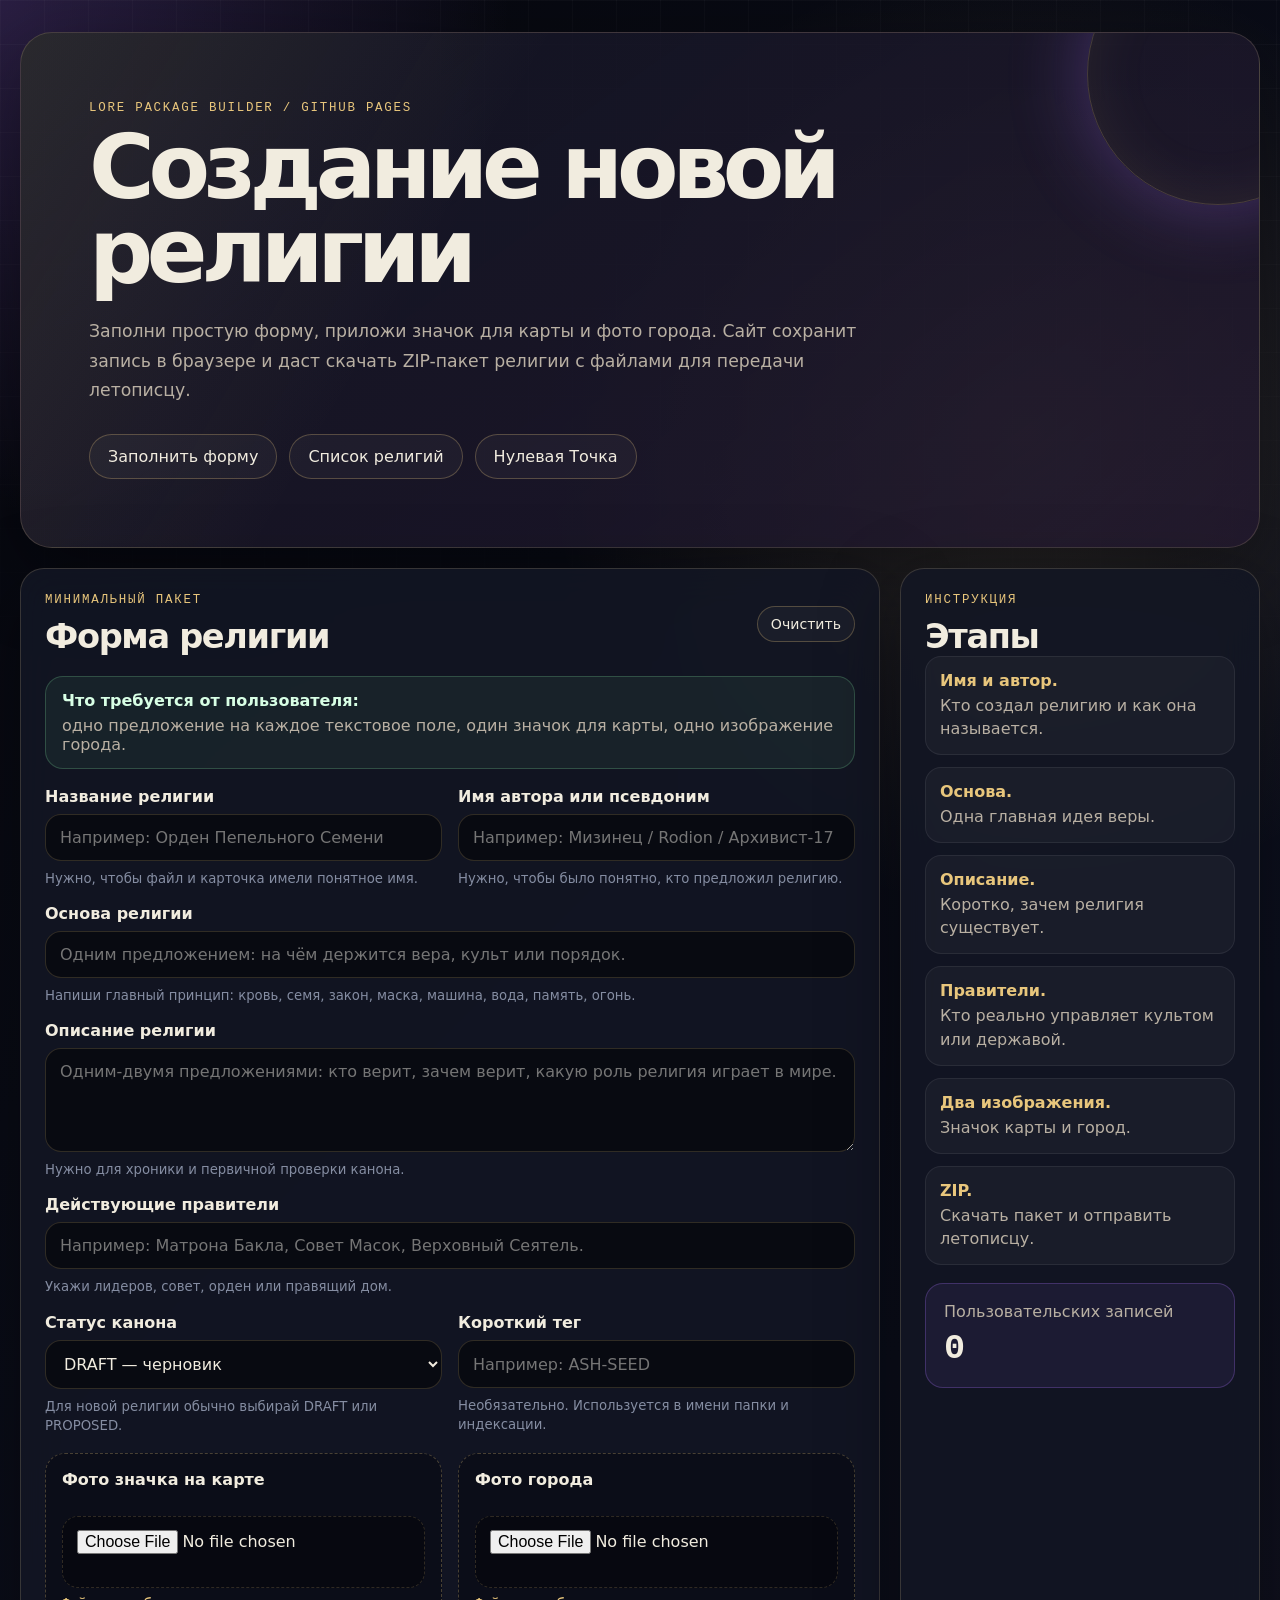
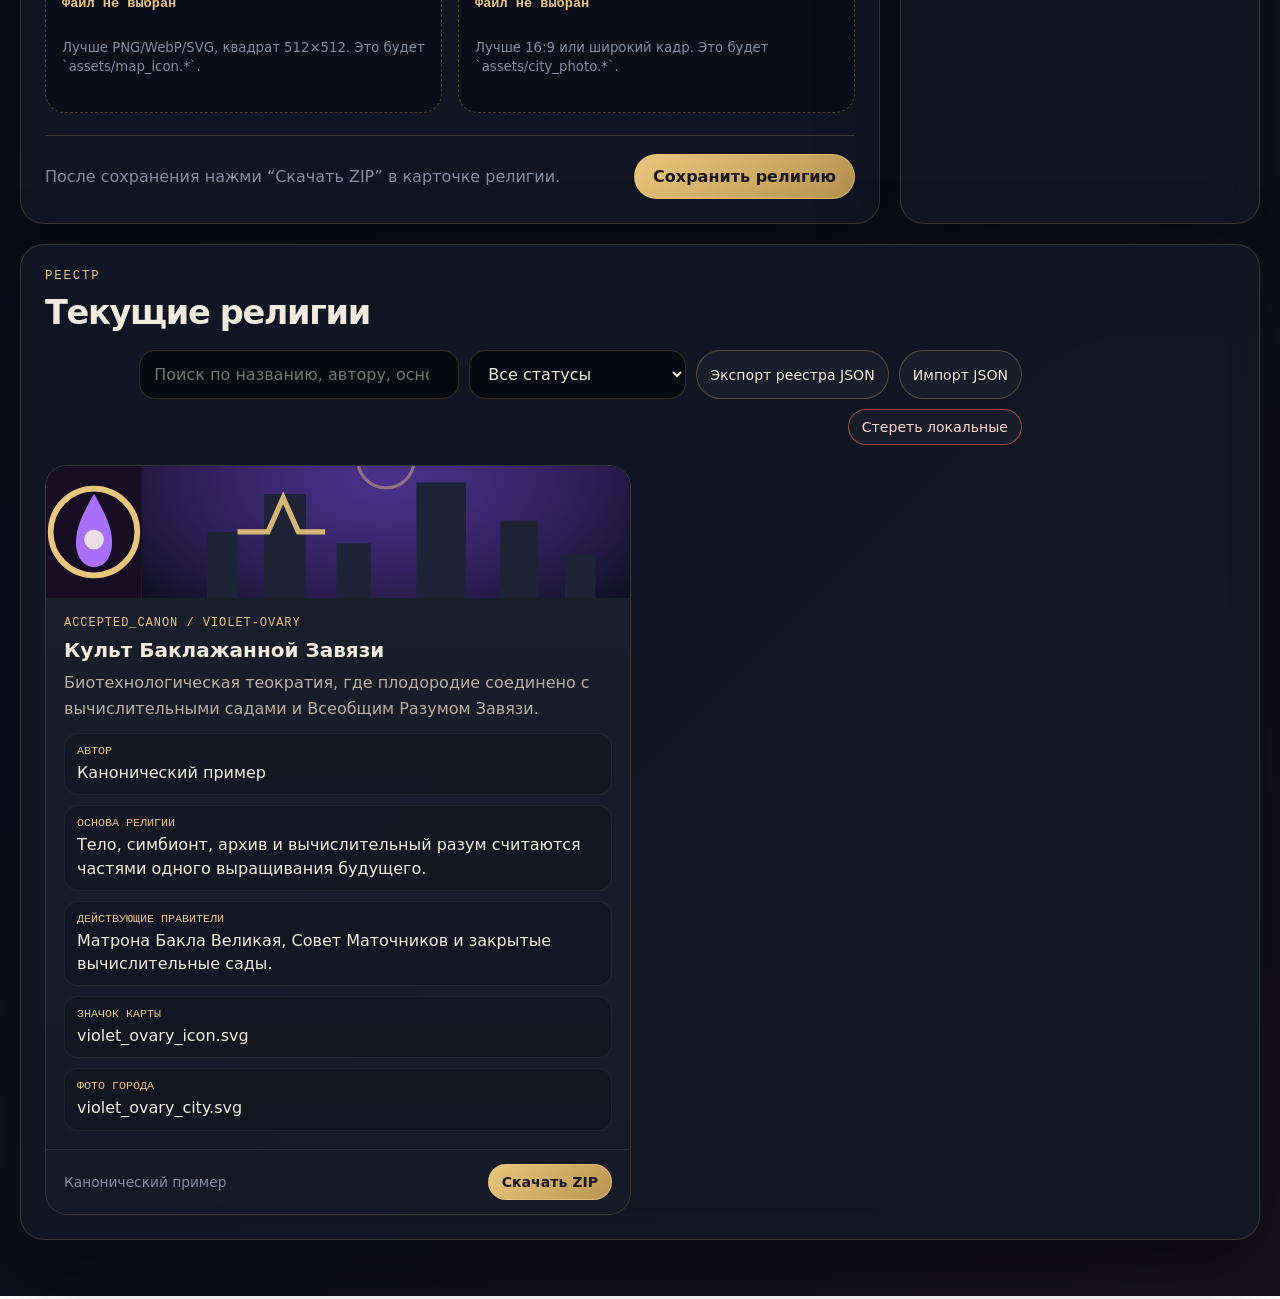
<file: index.html>
<!doctype html>
<html lang="ru">
<head>
  <meta charset="utf-8" />
  <meta name="viewport" content="width=device-width, initial-scale=1" />
  <meta name="description" content="Форма создания минимального ZIP-пакета новой религии для лора Терры Срезанной." />
  <title>Терра Срезанная — Пакет новой религии</title>
  <link rel="stylesheet" href="styles.css" />
</head>
<body>
  <div class="page-shell">
    <header class="hero">
      <div class="hero__badge">LORE PACKAGE BUILDER / GITHUB PAGES</div>
      <h1>Создание новой религии</h1>
      <p>
        Заполни простую форму, приложи значок для карты и фото города. Сайт сохранит запись в браузере и даст скачать ZIP-пакет религии с файлами для передачи летописцу.
      </p>
      <div class="hero__actions">
        <a class="button button--ghost" href="#religion-form">Заполнить форму</a>
        <a class="button button--ghost" href="#registry">Список религий</a>
        <a class="button button--ghost" href="Home_page.html">Нулевая Точка</a>
      </div>
    </header>

    <main class="layout">
      <section class="panel panel--form" aria-labelledby="form-title">
        <div class="panel__header">
          <div>
            <p class="eyebrow">Минимальный пакет</p>
            <h2 id="form-title">Форма религии</h2>
          </div>
          <button id="reset-form" class="button button--small" type="button">Очистить</button>
        </div>

        <form id="religion-form" autocomplete="off">
          <div class="step-box">
            <strong>Что требуется от пользователя:</strong>
            <span>одно предложение на каждое текстовое поле, один значок для карты, одно изображение города.</span>
          </div>

          <div class="grid">
            <label>
              <span>Название религии</span>
              <input name="name" maxlength="80" required placeholder="Например: Орден Пепельного Семени" />
              <em>Нужно, чтобы файл и карточка имели понятное имя.</em>
            </label>

            <label>
              <span>Имя автора или псевдоним</span>
              <input name="author" maxlength="80" required placeholder="Например: Мизинец / Rodion / Архивист-17" />
              <em>Нужно, чтобы было понятно, кто предложил религию.</em>
            </label>

            <label class="full">
              <span>Основа религии</span>
              <input name="basis" maxlength="220" required placeholder="Одним предложением: на чём держится вера, культ или порядок." />
              <em>Напиши главный принцип: кровь, семя, закон, маска, машина, вода, память, огонь.</em>
            </label>

            <label class="full">
              <span>Описание религии</span>
              <textarea name="description" maxlength="640" rows="4" required placeholder="Одним-двумя предложениями: кто верит, зачем верит, какую роль религия играет в мире."></textarea>
              <em>Нужно для хроники и первичной проверки канона.</em>
            </label>

            <label class="full">
              <span>Действующие правители</span>
              <input name="rulers" maxlength="220" required placeholder="Например: Матрона Бакла, Совет Масок, Верховный Сеятель." />
              <em>Укажи лидеров, совет, орден или правящий дом.</em>
            </label>

            <label>
              <span>Статус канона</span>
              <select name="status" required>
                <option value="DRAFT">DRAFT — черновик</option>
                <option value="PROPOSED">PROPOSED — предложено</option>
                <option value="PENDING_RESPONSE">PENDING_RESPONSE — ждёт ответа</option>
                <option value="ACCEPTED_LOCAL">ACCEPTED_LOCAL — принято локально</option>
                <option value="ACCEPTED_CANON">ACCEPTED_CANON — основной канон</option>
              </select>
              <em>Для новой религии обычно выбирай DRAFT или PROPOSED.</em>
            </label>

            <label>
              <span>Короткий тег</span>
              <input name="tag" maxlength="32" placeholder="Например: ASH-SEED" />
              <em>Необязательно. Используется в имени папки и индексации.</em>
            </label>
          </div>

          <div class="uploads">
            <label class="upload-card">
              <span>Фото значка на карте</span>
              <input id="map-icon" name="mapIcon" type="file" accept="image/png,image/jpeg,image/webp,image/svg+xml" required />
              <strong id="map-icon-name">Файл не выбран</strong>
              <em>Лучше PNG/WebP/SVG, квадрат 512×512. Это будет `assets/map_icon.*`.</em>
              <img id="map-icon-preview" alt="Превью значка" hidden />
            </label>

            <label class="upload-card">
              <span>Фото города</span>
              <input id="city-photo" name="cityPhoto" type="file" accept="image/png,image/jpeg,image/webp,image/svg+xml" required />
              <strong id="city-photo-name">Файл не выбран</strong>
              <em>Лучше 16:9 или широкий кадр. Это будет `assets/city_photo.*`.</em>
              <img id="city-photo-preview" alt="Превью города" hidden />
            </label>
          </div>

          <div class="form-footer">
            <p id="form-status" role="status" aria-live="polite">После сохранения нажми “Скачать ZIP” в карточке религии.</p>
            <button class="button button--primary" type="submit">Сохранить религию</button>
          </div>
        </form>
      </section>

      <aside class="panel panel--rules" aria-labelledby="steps-title">
        <p class="eyebrow">Инструкция</p>
        <h2 id="steps-title">Этапы</h2>
        <ol class="steps">
          <li><strong>Имя и автор.</strong><span>Кто создал религию и как она называется.</span></li>
          <li><strong>Основа.</strong><span>Одна главная идея веры.</span></li>
          <li><strong>Описание.</strong><span>Коротко, зачем религия существует.</span></li>
          <li><strong>Правители.</strong><span>Кто реально управляет культом или державой.</span></li>
          <li><strong>Два изображения.</strong><span>Значок карты и город.</span></li>
          <li><strong>ZIP.</strong><span>Скачать пакет и отправить летописцу.</span></li>
        </ol>
        <div class="stat-card">
          <span>Пользовательских записей</span>
          <strong id="local-count">0</strong>
        </div>
      </aside>
    </main>

    <section id="registry" class="panel registry" aria-labelledby="registry-title">
      <div class="panel__header panel__header--wrap">
        <div>
          <p class="eyebrow">Реестр</p>
          <h2 id="registry-title">Текущие религии</h2>
        </div>
        <div class="toolbar">
          <input id="search" type="search" placeholder="Поиск по названию, автору, основе" />
          <select id="status-filter" aria-label="Фильтр по статусу">
            <option value="ALL">Все статусы</option>
            <option value="DRAFT">DRAFT</option>
            <option value="PROPOSED">PROPOSED</option>
            <option value="PENDING_RESPONSE">PENDING_RESPONSE</option>
            <option value="ACCEPTED_LOCAL">ACCEPTED_LOCAL</option>
            <option value="ACCEPTED_CANON">ACCEPTED_CANON</option>
          </select>
          <button id="export-json" class="button button--small" type="button">Экспорт реестра JSON</button>
          <label class="button button--small file-button">
            Импорт JSON
            <input id="import-json" type="file" accept="application/json" />
          </label>
          <button id="clear-all" class="button button--danger button--small" type="button">Стереть локальные</button>
        </div>
      </div>
      <div id="cards" class="cards" aria-live="polite"></div>
    </section>
  </div>

  <template id="card-template">
    <article class="religion-card">
      <div class="religion-card__media">
        <img class="card-icon" alt="Значок на карте" />
        <img class="card-city" alt="Фото города" />
      </div>
      <div class="religion-card__top">
        <div>
          <p class="religion-card__status"></p>
          <h3></h3>
        </div>
        <button class="icon-button" type="button" aria-label="Удалить запись">×</button>
      </div>
      <p class="religion-card__summary"></p>
      <dl></dl>
      <footer>
        <span class="created-at"></span>
        <button class="button button--primary button--small download-package" type="button">Скачать ZIP</button>
      </footer>
    </article>
  </template>

  <script src="app.js"></script>
</body>
</html>
</file>
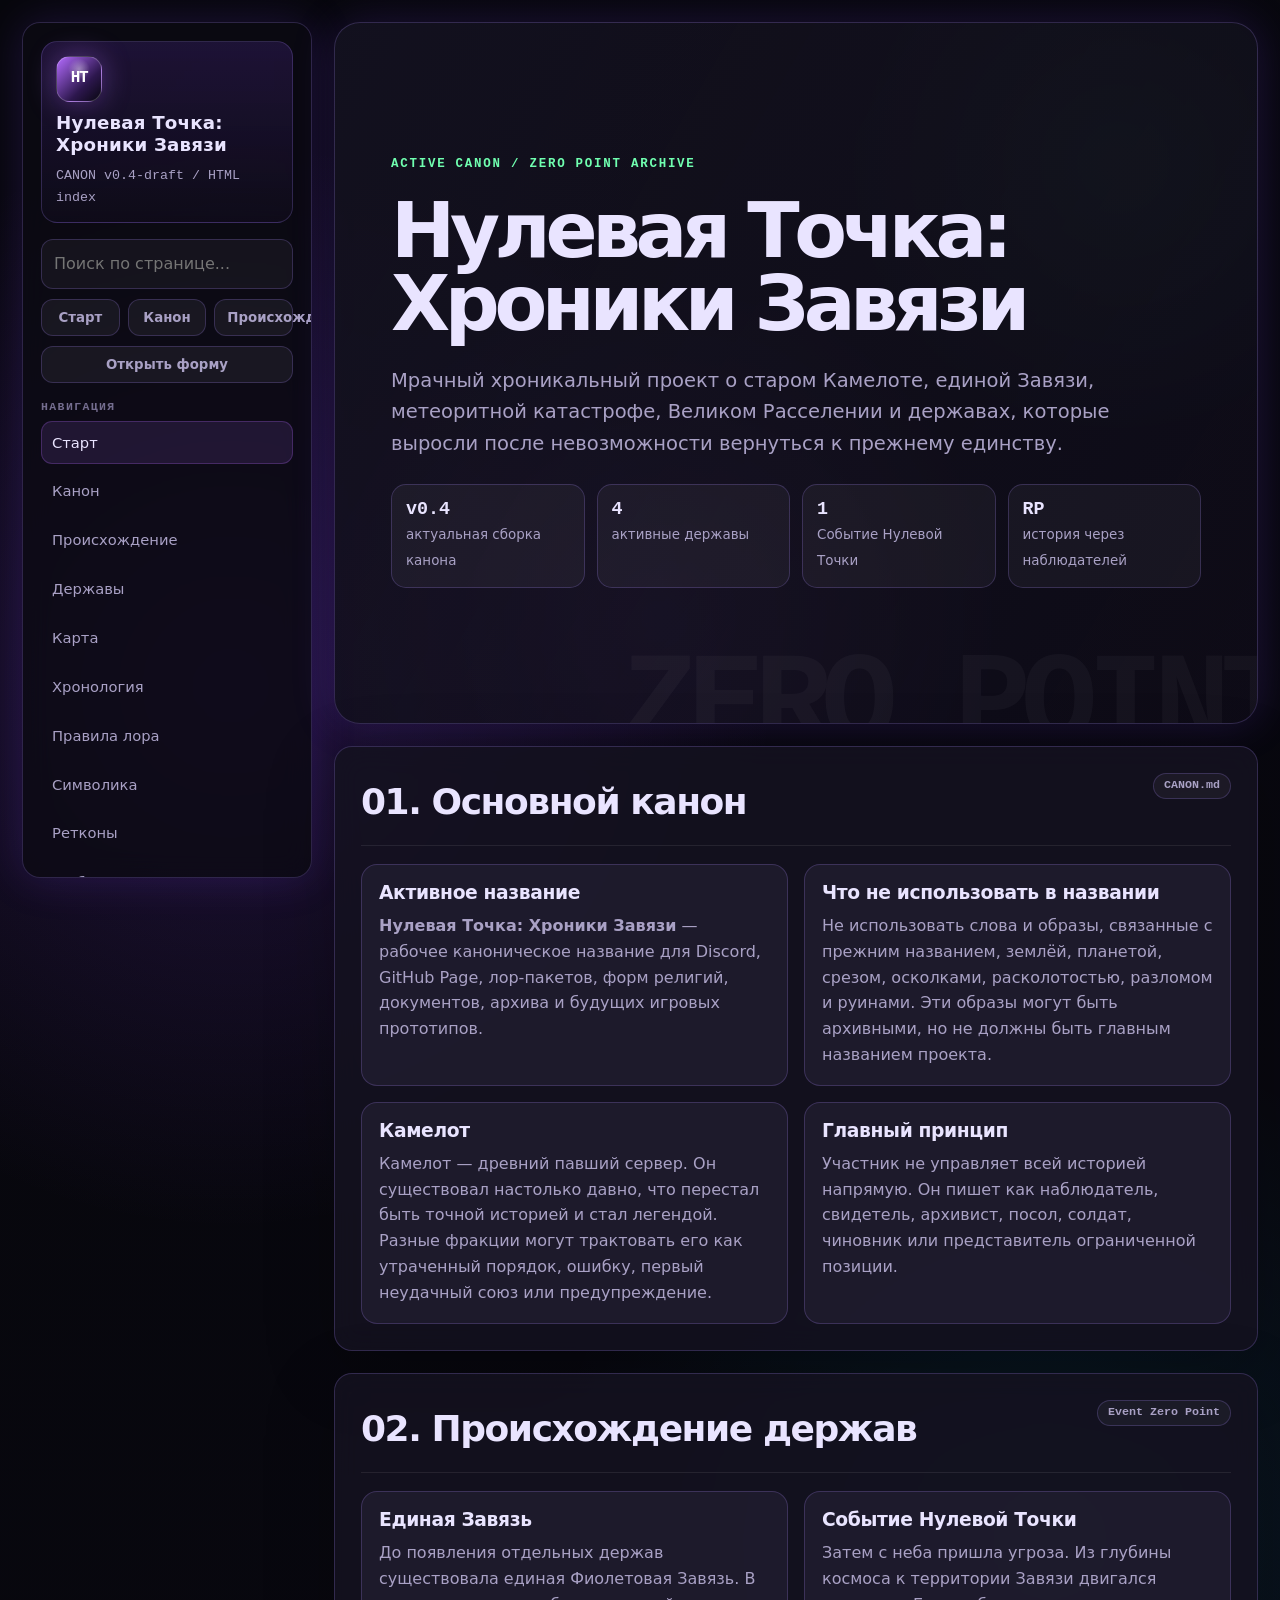
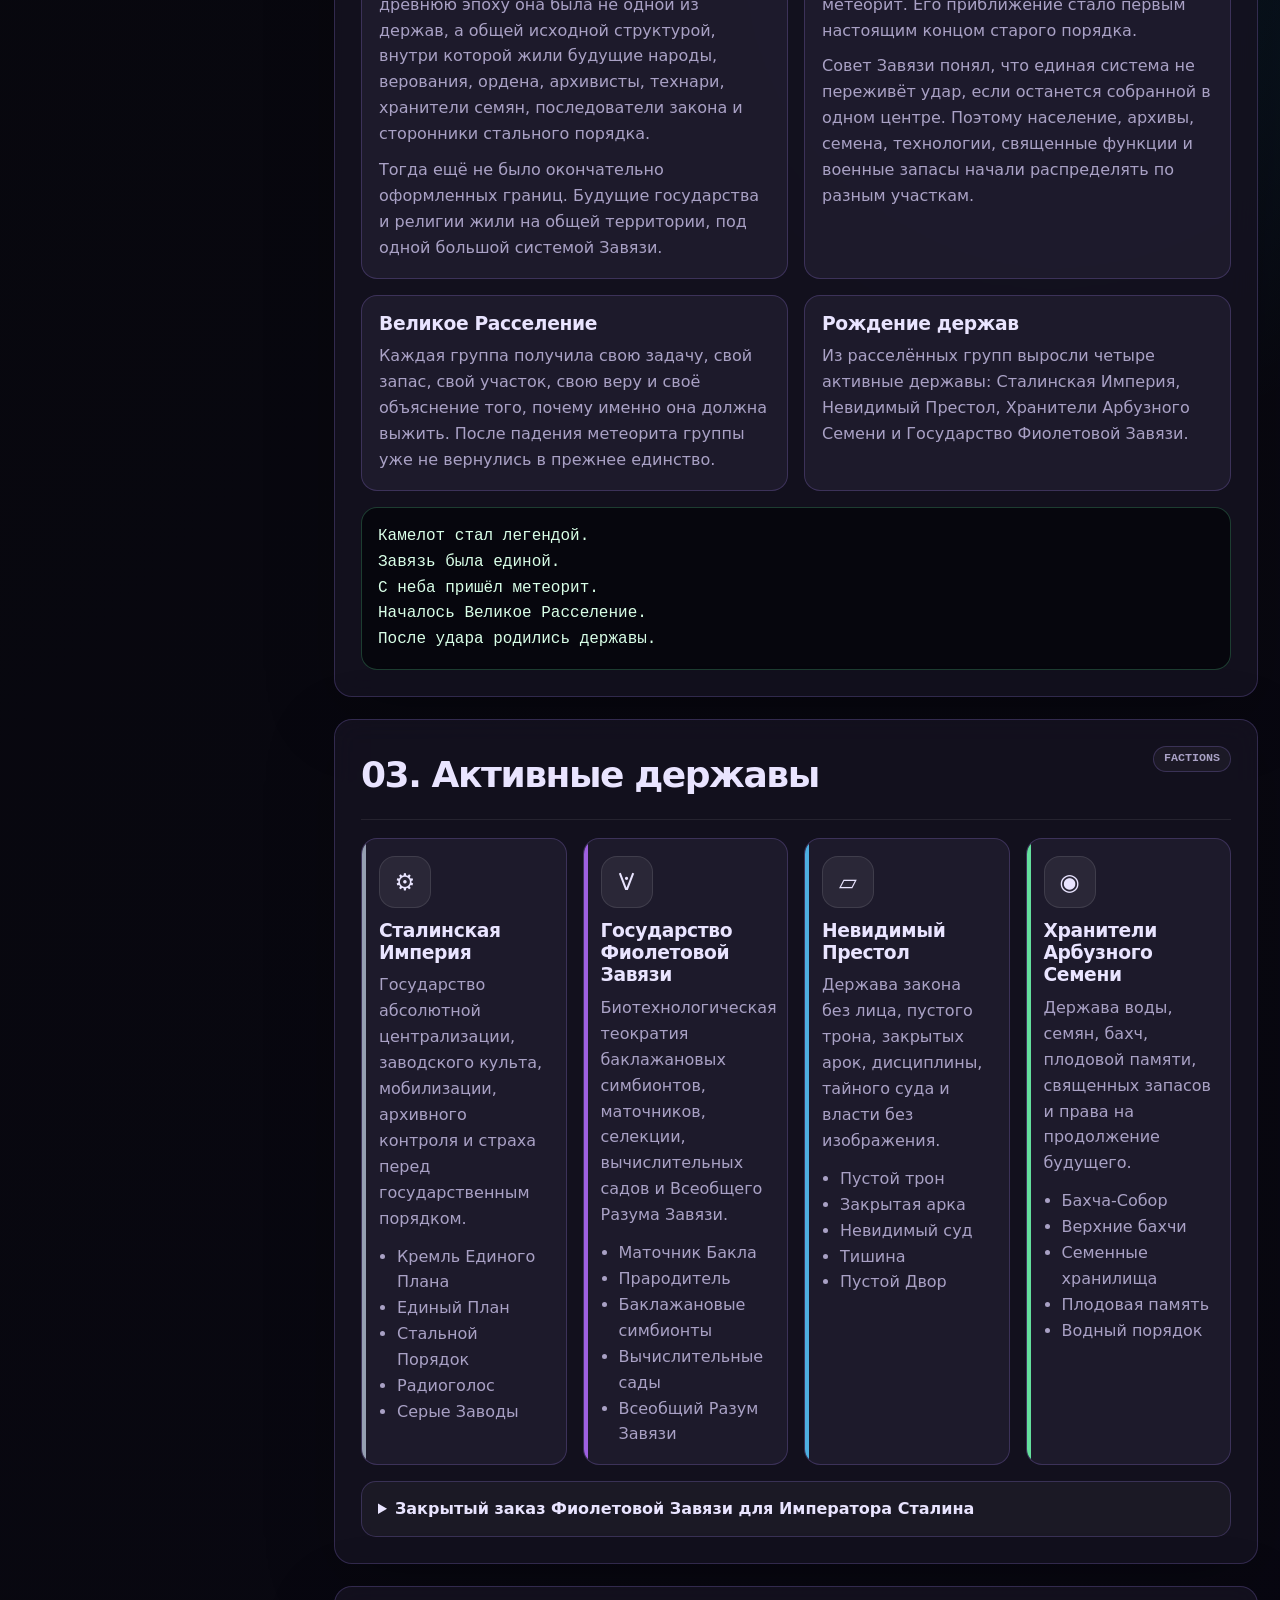
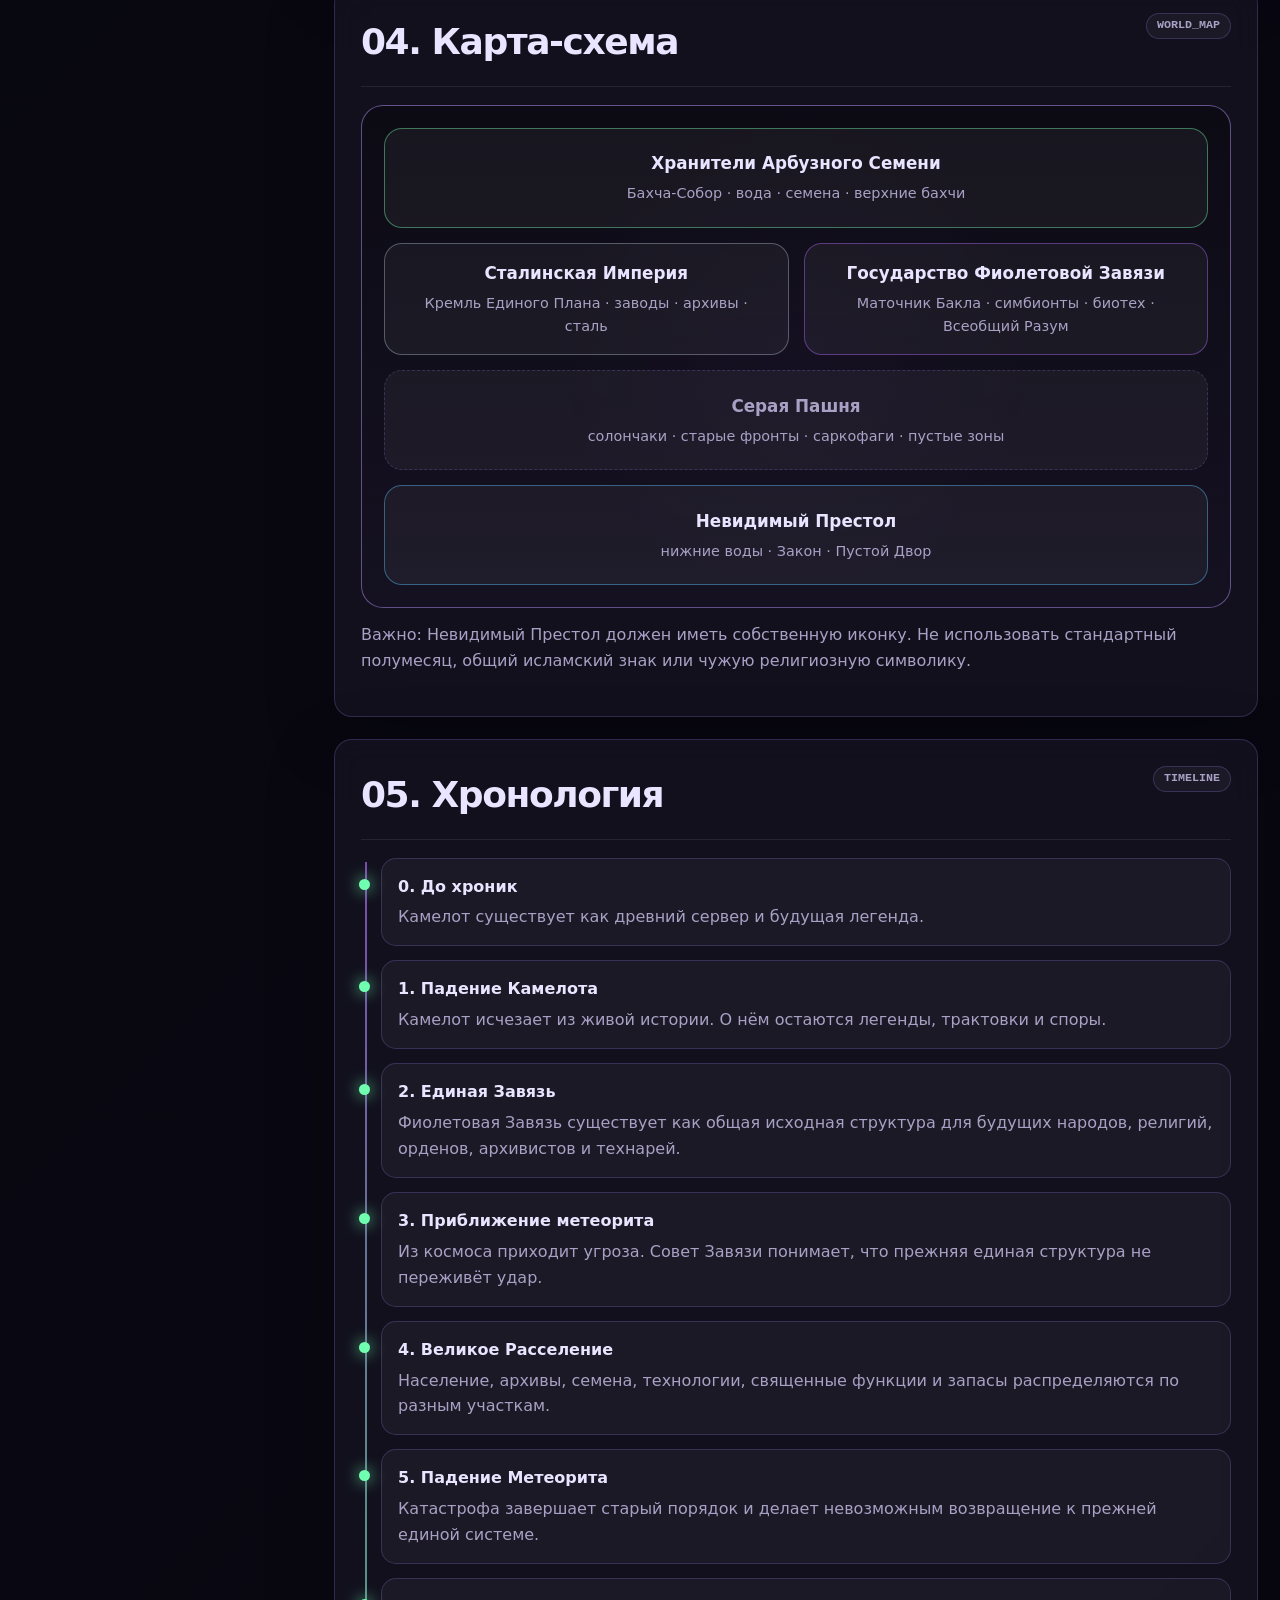
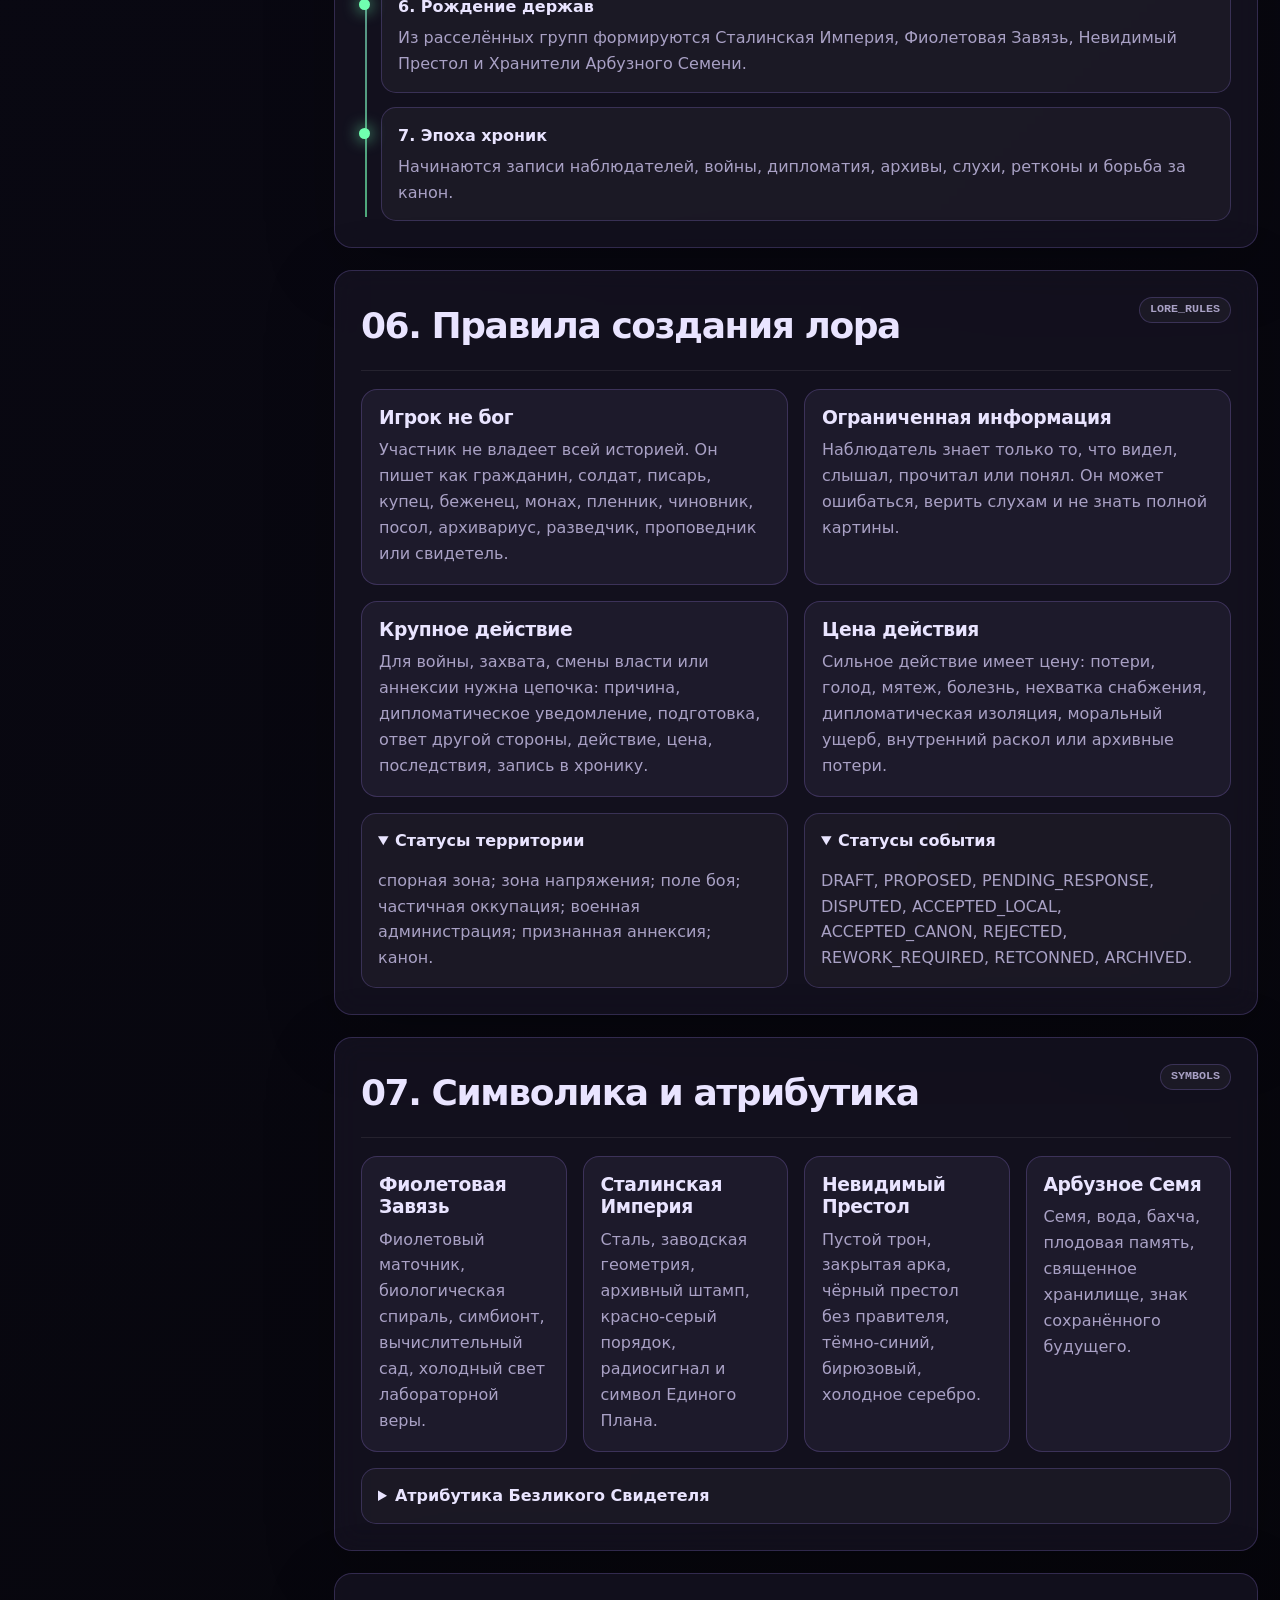
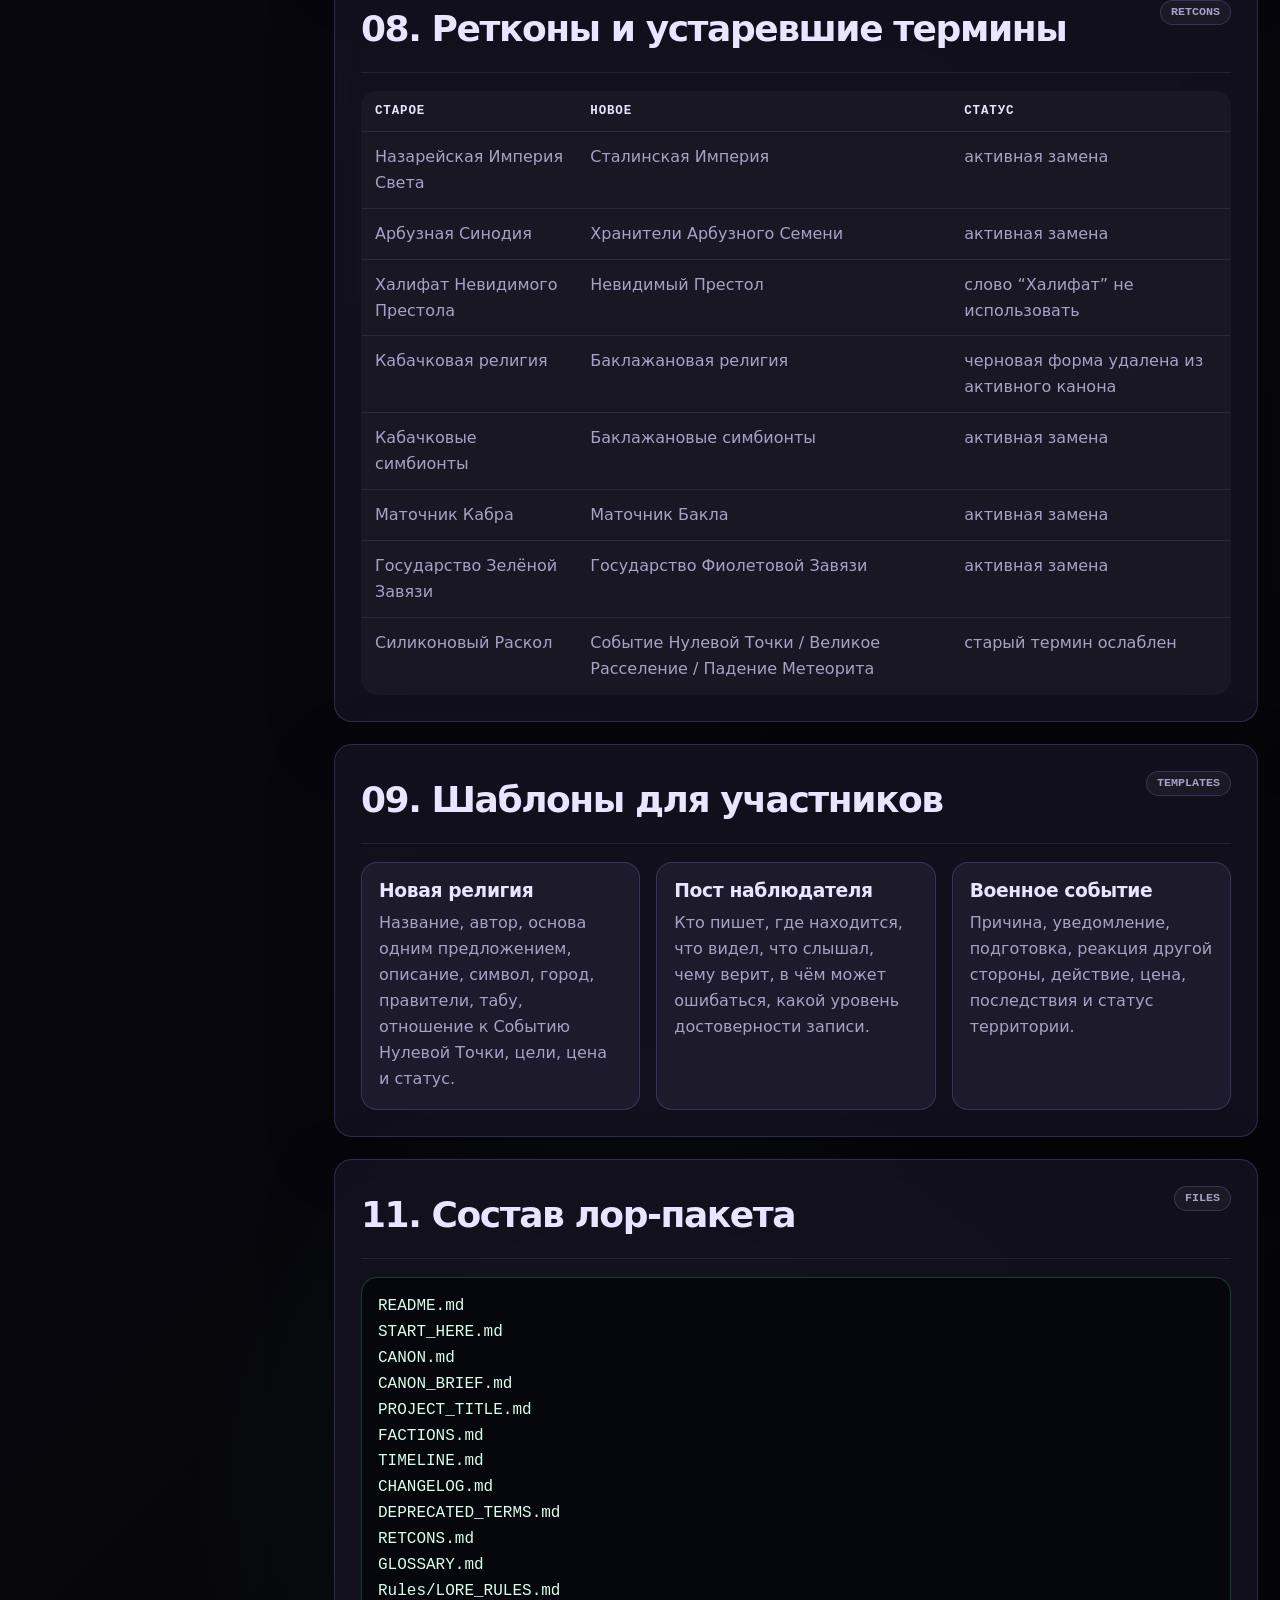
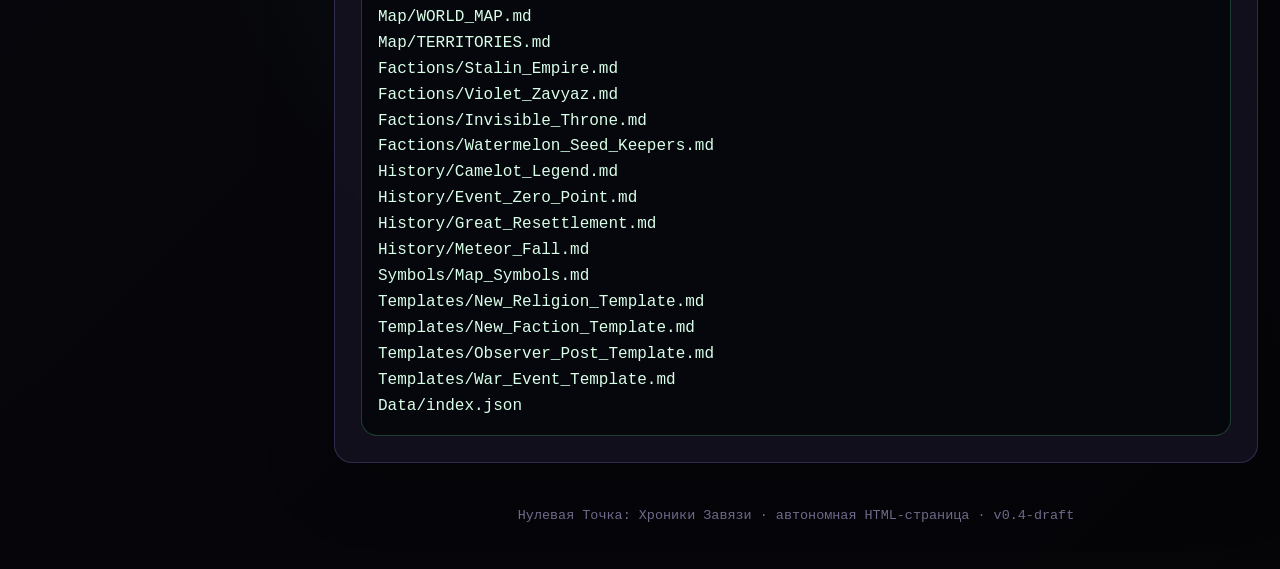
<file: Home_page.html>
<!doctype html>
<html lang="ru">
<head>
  <meta charset="utf-8" />
  <meta name="viewport" content="width=device-width, initial-scale=1" />
  <title>Нулевая Точка: Хроники Завязи</title>
  <meta name="description" content="Каноническая HTML-страница лор-проекта Нулевая Точка: Хроники Завязи." />
  <style>
    :root {
      --bg: #07070c;
      --bg2: #0e0d16;
      --panel: rgba(20, 18, 32, 0.86);
      --panel2: rgba(35, 31, 51, 0.72);
      --border: rgba(169, 135, 255, 0.22);
      --border-strong: rgba(187, 153, 255, 0.48);
      --text: #e9e4ff;
      --muted: #a9a1c5;
      --dim: #746d8f;
      --violet: #b46cff;
      --violet2: #7f42ff;
      --green: #70ffb0;
      --red: #ff6767;
      --gold: #ffd166;
      --blue: #56c7ff;
      --cyan: #8df3ff;
      --steel: #a9b5c9;
      --shadow: 0 0 44px rgba(130, 66, 255, .18);
      --radius: 18px;
      --mono: ui-monospace, SFMono-Regular, Menlo, Consolas, "Liberation Mono", monospace;
      --sans: Inter, ui-sans-serif, system-ui, -apple-system, BlinkMacSystemFont, "Segoe UI", sans-serif;
    }

    * { box-sizing: border-box; }
    html { scroll-behavior: smooth; }
    body {
      margin: 0;
      background:
        radial-gradient(circle at 18% 8%, rgba(141, 65, 255, .18), transparent 34rem),
        radial-gradient(circle at 82% 18%, rgba(0, 207, 255, .09), transparent 32rem),
        radial-gradient(circle at 50% 92%, rgba(126, 255, 190, .08), transparent 28rem),
        linear-gradient(135deg, var(--bg), #090812 48%, #050508);
      color: var(--text);
      font-family: var(--sans);
      line-height: 1.62;
      min-height: 100vh;
    }

    body::before {
      content: "";
      position: fixed;
      inset: 0;
      pointer-events: none;
      background-image:
        linear-gradient(rgba(255,255,255,.035) 1px, transparent 1px),
        linear-gradient(90deg, rgba(255,255,255,.035) 1px, transparent 1px);
      background-size: 38px 38px;
      mask-image: radial-gradient(circle at center, rgba(0,0,0,.68), transparent 74%);
      opacity: .34;
      z-index: -1;
    }

    a { color: var(--cyan); text-decoration: none; }
    a:hover { text-decoration: underline; }

    .shell {
      display: grid;
      grid-template-columns: 290px minmax(0, 1fr);
      gap: 22px;
      max-width: 1520px;
      margin: 0 auto;
      padding: 22px;
    }

    .sidebar {
      position: sticky;
      top: 22px;
      align-self: start;
      height: calc(100vh - 44px);
      overflow: auto;
      padding: 18px;
      background: rgba(12, 11, 20, .78);
      border: 1px solid var(--border);
      border-radius: var(--radius);
      box-shadow: var(--shadow);
      backdrop-filter: blur(14px);
    }

    .brand {
      display: grid;
      gap: 10px;
      padding: 14px;
      border: 1px solid var(--border);
      border-radius: 16px;
      background: linear-gradient(180deg, rgba(91, 48, 170, .24), rgba(18, 15, 31, .52));
    }

    .brand-mark {
      width: 46px;
      height: 46px;
      border-radius: 14px;
      display: grid;
      place-items: center;
      color: white;
      font-family: var(--mono);
      font-weight: 900;
      letter-spacing: -0.08em;
      background:
        radial-gradient(circle at 50% 28%, rgba(255,255,255,.38), transparent 28%),
        linear-gradient(135deg, var(--violet), #2d174e 64%, #080710);
      border: 1px solid rgba(255,255,255,.22);
      box-shadow: 0 0 28px rgba(180,108,255,.38);
    }

    .brand h1 {
      margin: 0;
      font-size: 1.14rem;
      line-height: 1.18;
      letter-spacing: .01em;
    }
    .brand small { color: var(--muted); font-family: var(--mono); }

    .nav-title {
      margin: 18px 0 8px;
      color: var(--dim);
      font: 700 .72rem/1 var(--mono);
      letter-spacing: .12em;
      text-transform: uppercase;
    }

    .nav {
      display: grid;
      gap: 5px;
    }
    .nav a {
      color: var(--muted);
      padding: 9px 10px;
      border-radius: 11px;
      border: 1px solid transparent;
      font-size: .92rem;
    }
    .nav a:hover, .nav a.active {
      color: var(--text);
      background: rgba(180, 108, 255, .12);
      border-color: rgba(180, 108, 255, .24);
      text-decoration: none;
    }

    .quick-tools {
      margin-top: 16px;
      display: grid;
      gap: 10px;
    }
    .search {
      width: 100%;
      padding: 11px 12px;
      border-radius: 12px;
      color: var(--text);
      background: rgba(255,255,255,.045);
      border: 1px solid var(--border);
      outline: none;
    }
    .search:focus { border-color: var(--border-strong); box-shadow: 0 0 0 3px rgba(180,108,255,.12); }

    .btn-row { display: grid; grid-template-columns: repeat(3, minmax(0, 1fr)); gap: 8px; }
    button, .btn {
      appearance: none;
      border: 1px solid var(--border);
      background: rgba(180,108,255,.12);
      color: var(--text);
      padding: 10px 12px;
      border-radius: 12px;
      cursor: pointer;
      font-weight: 700;
      font-family: var(--sans);
    }
    button:hover, .btn:hover { border-color: var(--border-strong); background: rgba(180,108,255,.18); text-decoration: none; }
    button.secondary { background: rgba(255,255,255,.055); color: var(--muted); }

    main { min-width: 0; }

    .hero {
      min-height: 78vh;
      display: grid;
      align-content: center;
      gap: 24px;
      padding: 56px;
      border: 1px solid var(--border);
      border-radius: calc(var(--radius) + 8px);
      background:
        linear-gradient(120deg, rgba(20, 18, 32, .92), rgba(16, 13, 26, .72)),
        radial-gradient(circle at 85% 20%, rgba(112,255,176,.12), transparent 18rem),
        radial-gradient(circle at 35% 85%, rgba(180,108,255,.20), transparent 22rem);
      box-shadow: var(--shadow);
      position: relative;
      overflow: hidden;
    }
    .hero::after {
      content: "ZERO POINT";
      position: absolute;
      right: -30px;
      bottom: -40px;
      font: 900 clamp(3.2rem, 10vw, 10rem)/.9 var(--mono);
      letter-spacing: -.08em;
      color: rgba(255,255,255,.035);
      pointer-events: none;
    }
    .eyebrow {
      color: var(--green);
      font: 800 .78rem/1 var(--mono);
      letter-spacing: .14em;
      text-transform: uppercase;
    }
    .hero h2 {
      margin: 0;
      font-size: clamp(2.35rem, 6vw, 6.3rem);
      line-height: .95;
      letter-spacing: -.07em;
      max-width: 950px;
    }
    .hero p {
      margin: 0;
      max-width: 820px;
      color: var(--muted);
      font-size: clamp(1rem, 1.6vw, 1.22rem);
    }

    .hero-grid {
      display: grid;
      grid-template-columns: repeat(4, minmax(0, 1fr));
      gap: 12px;
      max-width: 900px;
    }
    .stat {
      padding: 14px;
      border: 1px solid var(--border);
      border-radius: 15px;
      background: rgba(255,255,255,.045);
    }
    .stat b { display: block; font: 900 1.15rem/1.2 var(--mono); color: var(--text); }
    .stat span { color: var(--muted); font-size: .84rem; }

    section {
      margin-top: 22px;
      padding: 26px;
      background: var(--panel);
      border: 1px solid var(--border);
      border-radius: var(--radius);
      box-shadow: 0 18px 70px rgba(0,0,0,.22);
      backdrop-filter: blur(14px);
    }

    .section-head {
      display: flex;
      align-items: start;
      justify-content: space-between;
      gap: 18px;
      margin-bottom: 18px;
      border-bottom: 1px solid rgba(255,255,255,.08);
      padding-bottom: 14px;
    }
    .section-head h2 {
      margin: 0;
      font-size: clamp(1.3rem, 3vw, 2.25rem);
      letter-spacing: -.04em;
    }
    .tag {
      display: inline-flex;
      align-items: center;
      gap: 8px;
      border: 1px solid var(--border);
      border-radius: 999px;
      padding: 6px 10px;
      color: var(--muted);
      font: 700 .73rem/1 var(--mono);
      white-space: nowrap;
      background: rgba(255,255,255,.045);
    }

    .grid { display: grid; gap: 16px; }
    .grid.two { grid-template-columns: repeat(2, minmax(0, 1fr)); }
    .grid.three { grid-template-columns: repeat(3, minmax(0, 1fr)); }
    .grid.four { grid-template-columns: repeat(4, minmax(0, 1fr)); }

    .card {
      border: 1px solid var(--border);
      border-radius: 16px;
      background: var(--panel2);
      padding: 17px;
      min-width: 0;
    }
    .card h3 { margin: 0 0 8px; line-height: 1.2; letter-spacing: -.02em; }
    .card p { margin: 0 0 10px; color: var(--muted); }
    .card p:last-child { margin-bottom: 0; }

    .faction {
      position: relative;
      overflow: hidden;
    }
    .faction::before {
      content: "";
      position: absolute;
      inset: 0 auto 0 0;
      width: 4px;
      background: var(--accent, var(--violet));
      opacity: .86;
    }
    .faction .symbol {
      width: 52px;
      height: 52px;
      border-radius: 16px;
      display: grid;
      place-items: center;
      margin-bottom: 12px;
      background: rgba(255,255,255,.06);
      border: 1px solid rgba(255,255,255,.1);
      font-size: 1.45rem;
    }
    .faction ul, .compact-list {
      margin: 12px 0 0;
      padding-left: 18px;
      color: var(--muted);
    }

    .timeline {
      position: relative;
      display: grid;
      gap: 14px;
      padding-left: 20px;
    }
    .timeline::before {
      content: "";
      position: absolute;
      left: 4px;
      top: 4px;
      bottom: 4px;
      width: 2px;
      background: linear-gradient(var(--violet), var(--green));
      opacity: .64;
    }
    .event {
      position: relative;
      padding: 15px 16px;
      border-radius: 15px;
      border: 1px solid var(--border);
      background: rgba(255,255,255,.04);
    }
    .event::before {
      content: "";
      position: absolute;
      left: -23px;
      top: 20px;
      width: 11px;
      height: 11px;
      border-radius: 50%;
      background: var(--green);
      box-shadow: 0 0 16px var(--green);
    }
    .event b { color: var(--text); }
    .event p { margin: 5px 0 0; color: var(--muted); }

    .map-board {
      padding: 22px;
      border: 1px solid var(--border-strong);
      border-radius: 22px;
      background:
        linear-gradient(180deg, rgba(11, 10, 18, .74), rgba(22, 18, 35, .84)),
        radial-gradient(circle at center, rgba(180,108,255,.12), transparent 50%);
      display: grid;
      gap: 15px;
    }
    .map-row {
      display: grid;
      gap: 15px;
      min-height: 100px;
    }
    .map-row.one { grid-template-columns: minmax(0, 1fr); }
    .map-row.two { grid-template-columns: repeat(2, minmax(0, 1fr)); }
    .map-node {
      display: grid;
      align-content: center;
      gap: 5px;
      text-align: center;
      padding: 16px;
      border-radius: 18px;
      border: 1px solid var(--border);
      background: rgba(255,255,255,.048);
    }
    .map-node strong { display: block; font-size: 1.05rem; }
    .map-node span { color: var(--muted); font-size: .9rem; }
    .map-node.violet { border-color: rgba(180,108,255,.42); }
    .map-node.steel { border-color: rgba(169,181,201,.42); }
    .map-node.seed { border-color: rgba(112,255,176,.42); }
    .map-node.throne { border-color: rgba(86,199,255,.42); }
    .map-node.gray { border-style: dashed; color: var(--muted); }

    details {
      border: 1px solid var(--border);
      border-radius: 15px;
      background: rgba(255,255,255,.04);
      overflow: hidden;
    }
    summary {
      cursor: pointer;
      padding: 14px 16px;
      font-weight: 800;
    }
    details > div { padding: 0 16px 16px; color: var(--muted); }

    table {
      width: 100%;
      border-collapse: collapse;
      overflow: hidden;
      border-radius: 16px;
      border: 1px solid var(--border);
      background: rgba(255,255,255,.035);
    }
    th, td {
      padding: 12px 13px;
      border-bottom: 1px solid rgba(255,255,255,.075);
      text-align: left;
      vertical-align: top;
    }
    th { color: var(--text); font: 800 .78rem/1.2 var(--mono); text-transform: uppercase; letter-spacing: .07em; }
    td { color: var(--muted); }
    tr:last-child td { border-bottom: 0; }

    .terminal {
      background: rgba(4, 5, 9, .74);
      border: 1px solid rgba(112,255,176,.22);
      border-radius: 16px;
      padding: 16px;
      color: #d9ffe8;
      font-family: var(--mono);
      overflow: auto;
      white-space: pre-wrap;
    }

    .form-grid {
      display: grid;
      grid-template-columns: repeat(2, minmax(0, 1fr));
      gap: 12px;
    }
    label { display: grid; gap: 6px; color: var(--muted); font-size: .92rem; }
    input, textarea, select {
      width: 100%;
      padding: 11px 12px;
      border-radius: 12px;
      border: 1px solid var(--border);
      background: rgba(255,255,255,.055);
      color: var(--text);
      outline: none;
      font: inherit;
    }
    textarea { min-height: 92px; resize: vertical; }
    input:focus, textarea:focus, select:focus { border-color: var(--border-strong); box-shadow: 0 0 0 3px rgba(180,108,255,.12); }
    .full { grid-column: 1 / -1; }

    .footer {
      margin: 22px 0 0;
      padding: 20px;
      color: var(--dim);
      text-align: center;
      font-family: var(--mono);
      font-size: .84rem;
    }

    .hidden-by-search { display: none !important; }

    @media (max-width: 1050px) {
      .shell { grid-template-columns: 1fr; padding: 14px; }
      .sidebar { position: relative; top: auto; height: auto; }
      .hero { min-height: auto; padding: 34px 24px; }
      .hero-grid, .grid.four { grid-template-columns: repeat(2, minmax(0, 1fr)); }
      .grid.two, .grid.three, .map-row.two, .form-grid { grid-template-columns: 1fr; }
    }
    @media (max-width: 560px) {
      .hero-grid, .grid.four { grid-template-columns: 1fr; }
      .section-head { display: grid; }
      section { padding: 18px; }
      .hero h2 { font-size: 2.45rem; }
    }
  </style>
</head>
<body>
  <div class="shell">
    <aside class="sidebar">
      <div class="brand">
        <div class="brand-mark">НТ</div>
        <h1>Нулевая Точка:<br />Хроники Завязи</h1>
        <small>CANON v0.4-draft / HTML index</small>
      </div>

      <div class="quick-tools">
        <input id="searchInput" class="search" type="search" placeholder="Поиск по странице..." />
        <div class="btn-row">
          <button type="button" class="secondary" id="goStart">Старт</button>
          <button type="button" class="secondary" id="goCanon">Канон</button>
          <button type="button" class="secondary" id="goOrigin">Происхождение</button>
        </div>
        <button type="button" class="secondary tool-action" id="toggleReligionForm">Открыть форму</button>
      </div>

      <div class="nav-title">Навигация</div>
      <nav class="nav" id="nav">
        <a href="#start">Старт</a>
        <a href="#canon">Канон</a>
        <a href="#origin">Происхождение</a>
        <a href="#factions">Державы</a>
        <a href="#map">Карта</a>
        <a href="#timeline">Хронология</a>
        <a href="#rules">Правила лора</a>
        <a href="#symbols">Символика</a>
        <a href="#deprecated">Ретконы</a>
        <a href="#templates">Шаблоны</a>
        <a href="#religion-form">Форма религии</a>
        <a href="#files">Файлы пакета</a>
      </nav>
    </aside>

    <main>
      <header class="hero search-block" id="start">
        <div class="eyebrow">ACTIVE CANON / ZERO POINT ARCHIVE</div>
        <h2>Нулевая Точка: Хроники Завязи</h2>
        <p>Мрачный хроникальный проект о старом Камелоте, единой Завязи, метеоритной катастрофе, Великом Расселении и державах, которые выросли после невозможности вернуться к прежнему единству.</p>
        <div class="hero-grid">
          <div class="stat"><b>v0.4</b><span>актуальная сборка канона</span></div>
          <div class="stat"><b>4</b><span>активные державы</span></div>
          <div class="stat"><b>1</b><span>Событие Нулевой Точки</span></div>
          <div class="stat"><b>RP</b><span>история через наблюдателей</span></div>
        </div>
      </header>

      <section id="canon" class="search-block">
        <div class="section-head">
          <h2>01. Основной канон</h2>
          <span class="tag">CANON.md</span>
        </div>
        <div class="grid two">
          <div class="card">
            <h3>Активное название</h3>
            <p><b>Нулевая Точка: Хроники Завязи</b> — рабочее каноническое название для Discord, GitHub Page, лор-пакетов, форм религий, документов, архива и будущих игровых прототипов.</p>
          </div>
          <div class="card">
            <h3>Что не использовать в названии</h3>
            <p>Не использовать слова и образы, связанные с прежним названием, землёй, планетой, срезом, осколками, расколотостью, разломом и руинами. Эти образы могут быть архивными, но не должны быть главным названием проекта.</p>
          </div>
          <div class="card">
            <h3>Камелот</h3>
            <p>Камелот — древний павший сервер. Он существовал настолько давно, что перестал быть точной историей и стал легендой. Разные фракции могут трактовать его как утраченный порядок, ошибку, первый неудачный союз или предупреждение.</p>
          </div>
          <div class="card">
            <h3>Главный принцип</h3>
            <p>Участник не управляет всей историей напрямую. Он пишет как наблюдатель, свидетель, архивист, посол, солдат, чиновник или представитель ограниченной позиции.</p>
          </div>
        </div>
      </section>

      <section id="origin" class="search-block">
        <div class="section-head">
          <h2>02. Происхождение держав</h2>
          <span class="tag">Event Zero Point</span>
        </div>
        <div class="grid two">
          <div class="card">
            <h3>Единая Завязь</h3>
            <p>До появления отдельных держав существовала единая Фиолетовая Завязь. В древнюю эпоху она была не одной из держав, а общей исходной структурой, внутри которой жили будущие народы, верования, ордена, архивисты, технари, хранители семян, последователи закона и сторонники стального порядка.</p>
            <p>Тогда ещё не было окончательно оформленных границ. Будущие государства и религии жили на общей территории, под одной большой системой Завязи.</p>
          </div>
          <div class="card">
            <h3>Событие Нулевой Точки</h3>
            <p>Затем с неба пришла угроза. Из глубины космоса к территории Завязи двигался метеорит. Его приближение стало первым настоящим концом старого порядка.</p>
            <p>Совет Завязи понял, что единая система не переживёт удар, если останется собранной в одном центре. Поэтому население, архивы, семена, технологии, священные функции и военные запасы начали распределять по разным участкам.</p>
          </div>
          <div class="card">
            <h3>Великое Расселение</h3>
            <p>Каждая группа получила свою задачу, свой запас, свой участок, свою веру и своё объяснение того, почему именно она должна выжить. После падения метеорита группы уже не вернулись в прежнее единство.</p>
          </div>
          <div class="card">
            <h3>Рождение держав</h3>
            <p>Из расселённых групп выросли четыре активные державы: Сталинская Империя, Невидимый Престол, Хранители Арбузного Семени и Государство Фиолетовой Завязи.</p>
          </div>
        </div>
        <div class="terminal" style="margin-top:16px">Камелот стал легендой.
Завязь была единой.
С неба пришёл метеорит.
Началось Великое Расселение.
После удара родились державы.</div>
      </section>

      <section id="factions" class="search-block">
        <div class="section-head">
          <h2>03. Активные державы</h2>
          <span class="tag">FACTIONS</span>
        </div>
        <div class="grid four">
          <article class="card faction" style="--accent: var(--steel)">
            <div class="symbol">⚙</div>
            <h3>Сталинская Империя</h3>
            <p>Государство абсолютной централизации, заводского культа, мобилизации, архивного контроля и страха перед государственным порядком.</p>
            <ul>
              <li>Кремль Единого Плана</li>
              <li>Единый План</li>
              <li>Стальной Порядок</li>
              <li>Радиоголос</li>
              <li>Серые Заводы</li>
            </ul>
          </article>
          <article class="card faction" style="--accent: var(--violet)">
            <div class="symbol">𐌞</div>
            <h3>Государство Фиолетовой Завязи</h3>
            <p>Биотехнологическая теократия баклажановых симбионтов, маточников, селекции, вычислительных садов и Всеобщего Разума Завязи.</p>
            <ul>
              <li>Маточник Бакла</li>
              <li>Прародитель</li>
              <li>Баклажановые симбионты</li>
              <li>Вычислительные сады</li>
              <li>Всеобщий Разум Завязи</li>
            </ul>
          </article>
          <article class="card faction" style="--accent: var(--blue)">
            <div class="symbol">▱</div>
            <h3>Невидимый Престол</h3>
            <p>Держава закона без лица, пустого трона, закрытых арок, дисциплины, тайного суда и власти без изображения.</p>
            <ul>
              <li>Пустой трон</li>
              <li>Закрытая арка</li>
              <li>Невидимый суд</li>
              <li>Тишина</li>
              <li>Пустой Двор</li>
            </ul>
          </article>
          <article class="card faction" style="--accent: var(--green)">
            <div class="symbol">◉</div>
            <h3>Хранители Арбузного Семени</h3>
            <p>Держава воды, семян, бахч, плодовой памяти, священных запасов и права на продолжение будущего.</p>
            <ul>
              <li>Бахча-Собор</li>
              <li>Верхние бахчи</li>
              <li>Семенные хранилища</li>
              <li>Плодовая память</li>
              <li>Водный порядок</li>
            </ul>
          </article>
        </div>

        <details style="margin-top:16px">
          <summary>Закрытый заказ Фиолетовой Завязи для Императора Сталина</summary>
          <div>
            <p>Фиолетовая Завязь приняла закрытый государственно-технологический заказ на разработку персонального ИИ-ассистента для Императора Сталина. Ассистент предназначен для административных, архивных и организационных задач. Он не является богом, не является самостоятельной военной суперсистемой и не заменяет власть Императора.</p>
          </div>
        </details>
      </section>

      <section id="map" class="search-block">
        <div class="section-head">
          <h2>04. Карта-схема</h2>
          <span class="tag">WORLD_MAP</span>
        </div>
        <div class="map-board">
          <div class="map-row one">
            <div class="map-node seed"><strong>Хранители Арбузного Семени</strong><span>Бахча-Собор · вода · семена · верхние бахчи</span></div>
          </div>
          <div class="map-row two">
            <div class="map-node steel"><strong>Сталинская Империя</strong><span>Кремль Единого Плана · заводы · архивы · сталь</span></div>
            <div class="map-node violet"><strong>Государство Фиолетовой Завязи</strong><span>Маточник Бакла · симбионты · биотех · Всеобщий Разум</span></div>
          </div>
          <div class="map-row one">
            <div class="map-node gray"><strong>Серая Пашня</strong><span>солончаки · старые фронты · саркофаги · пустые зоны</span></div>
          </div>
          <div class="map-row one">
            <div class="map-node throne"><strong>Невидимый Престол</strong><span>нижние воды · Закон · Пустой Двор</span></div>
          </div>
        </div>
        <p style="color:var(--muted); margin-top:14px">Важно: Невидимый Престол должен иметь собственную иконку. Не использовать стандартный полумесяц, общий исламский знак или чужую религиозную символику.</p>
      </section>

      <section id="timeline" class="search-block">
        <div class="section-head">
          <h2>05. Хронология</h2>
          <span class="tag">TIMELINE</span>
        </div>
        <div class="timeline">
          <div class="event"><b>0. До хроник</b><p>Камелот существует как древний сервер и будущая легенда.</p></div>
          <div class="event"><b>1. Падение Камелота</b><p>Камелот исчезает из живой истории. О нём остаются легенды, трактовки и споры.</p></div>
          <div class="event"><b>2. Единая Завязь</b><p>Фиолетовая Завязь существует как общая исходная структура для будущих народов, религий, орденов, архивистов и технарей.</p></div>
          <div class="event"><b>3. Приближение метеорита</b><p>Из космоса приходит угроза. Совет Завязи понимает, что прежняя единая структура не переживёт удар.</p></div>
          <div class="event"><b>4. Великое Расселение</b><p>Население, архивы, семена, технологии, священные функции и запасы распределяются по разным участкам.</p></div>
          <div class="event"><b>5. Падение Метеорита</b><p>Катастрофа завершает старый порядок и делает невозможным возвращение к прежней единой системе.</p></div>
          <div class="event"><b>6. Рождение держав</b><p>Из расселённых групп формируются Сталинская Империя, Фиолетовая Завязь, Невидимый Престол и Хранители Арбузного Семени.</p></div>
          <div class="event"><b>7. Эпоха хроник</b><p>Начинаются записи наблюдателей, войны, дипломатия, архивы, слухи, ретконы и борьба за канон.</p></div>
        </div>
      </section>

      <section id="rules" class="search-block">
        <div class="section-head">
          <h2>06. Правила создания лора</h2>
          <span class="tag">LORE_RULES</span>
        </div>
        <div class="grid two">
          <div class="card">
            <h3>Игрок не бог</h3>
            <p>Участник не владеет всей историей. Он пишет как гражданин, солдат, писарь, купец, беженец, монах, пленник, чиновник, посол, архивариус, разведчик, проповедник или свидетель.</p>
          </div>
          <div class="card">
            <h3>Ограниченная информация</h3>
            <p>Наблюдатель знает только то, что видел, слышал, прочитал или понял. Он может ошибаться, верить слухам и не знать полной картины.</p>
          </div>
          <div class="card">
            <h3>Крупное действие</h3>
            <p>Для войны, захвата, смены власти или аннексии нужна цепочка: причина, дипломатическое уведомление, подготовка, ответ другой стороны, действие, цена, последствия, запись в хронику.</p>
          </div>
          <div class="card">
            <h3>Цена действия</h3>
            <p>Сильное действие имеет цену: потери, голод, мятеж, болезнь, нехватка снабжения, дипломатическая изоляция, моральный ущерб, внутренний раскол или архивные потери.</p>
          </div>
        </div>
        <div class="grid two" style="margin-top:16px">
          <details open><summary>Статусы территории</summary><div>спорная зона; зона напряжения; поле боя; частичная оккупация; военная администрация; признанная аннексия; канон.</div></details>
          <details open><summary>Статусы события</summary><div>DRAFT, PROPOSED, PENDING_RESPONSE, DISPUTED, ACCEPTED_LOCAL, ACCEPTED_CANON, REJECTED, REWORK_REQUIRED, RETCONNED, ARCHIVED.</div></details>
        </div>
      </section>

      <section id="symbols" class="search-block">
        <div class="section-head">
          <h2>07. Символика и атрибутика</h2>
          <span class="tag">SYMBOLS</span>
        </div>
        <div class="grid four">
          <div class="card"><h3>Фиолетовая Завязь</h3><p>Фиолетовый маточник, биологическая спираль, симбионт, вычислительный сад, холодный свет лабораторной веры.</p></div>
          <div class="card"><h3>Сталинская Империя</h3><p>Сталь, заводская геометрия, архивный штамп, красно-серый порядок, радиосигнал и символ Единого Плана.</p></div>
          <div class="card"><h3>Невидимый Престол</h3><p>Пустой трон, закрытая арка, чёрный престол без правителя, тёмно-синий, бирюзовый, холодное серебро.</p></div>
          <div class="card"><h3>Арбузное Семя</h3><p>Семя, вода, бахча, плодовая память, священное хранилище, знак сохранённого будущего.</p></div>
        </div>
        <details style="margin-top:16px">
          <summary>Атрибутика Безликого Свидетеля</summary>
          <div>
            <p>Белая полумаска под чёрным капюшоном может использоваться как атрибутика орденов, судей, архивариусов и хранителей тайного закона. Белая маска означает отказ от личного имени. Чёрный капюшон означает вход в тайну. Пустой глаз означает взгляд веры, закона или памяти, а не взгляд отдельного человека. Брошь на горле означает клятву молчания. Цепь означает долг и подчинение догмату.</p>
          </div>
        </details>
      </section>

      <section id="deprecated" class="search-block">
        <div class="section-head">
          <h2>08. Ретконы и устаревшие термины</h2>
          <span class="tag">RETCONS</span>
        </div>
        <table>
          <thead><tr><th>Старое</th><th>Новое</th><th>Статус</th></tr></thead>
          <tbody>
            <tr><td>Назарейская Империя Света</td><td>Сталинская Империя</td><td>активная замена</td></tr>
            <tr><td>Арбузная Синодия</td><td>Хранители Арбузного Семени</td><td>активная замена</td></tr>
            <tr><td>Халифат Невидимого Престола</td><td>Невидимый Престол</td><td>слово “Халифат” не использовать</td></tr>
            <tr><td>Кабачковая религия</td><td>Баклажановая религия</td><td>черновая форма удалена из активного канона</td></tr>
            <tr><td>Кабачковые симбионты</td><td>Баклажановые симбионты</td><td>активная замена</td></tr>
            <tr><td>Маточник Кабра</td><td>Маточник Бакла</td><td>активная замена</td></tr>
            <tr><td>Государство Зелёной Завязи</td><td>Государство Фиолетовой Завязи</td><td>активная замена</td></tr>
            <tr><td>Силиконовый Раскол</td><td>Событие Нулевой Точки / Великое Расселение / Падение Метеорита</td><td>старый термин ослаблен</td></tr>
          </tbody>
        </table>
      </section>

      <section id="templates" class="search-block">
        <div class="section-head">
          <h2>09. Шаблоны для участников</h2>
          <span class="tag">TEMPLATES</span>
        </div>
        <div class="grid three">
          <div class="card"><h3>Новая религия</h3><p>Название, автор, основа одним предложением, описание, символ, город, правители, табу, отношение к Событию Нулевой Точки, цели, цена и статус.</p></div>
          <div class="card"><h3>Пост наблюдателя</h3><p>Кто пишет, где находится, что видел, что слышал, чему верит, в чём может ошибаться, какой уровень достоверности записи.</p></div>
          <div class="card"><h3>Военное событие</h3><p>Причина, уведомление, подготовка, реакция другой стороны, действие, цена, последствия и статус территории.</p></div>
        </div>
      </section>

      <section id="religion-form" class="search-block" hidden>
        <div class="section-head">
          <h2>10. Форма черновика новой религии</h2>
          <span class="tag">LOCAL DRAFT</span>
        </div>
        <p style="color:var(--muted)">Форма работает локально в браузере. Данные можно сохранить в localStorage, экспортировать как JSON или Markdown. Файлы изображений не загружаются на сервер; указывай путь, ссылку или имя файла.</p>
        <form id="religionForm" class="form-grid">
          <label>Название религии<input name="name" placeholder="например: Орден Падающего Неба" /></label>
          <label>Автор / псевдоним<input name="author" placeholder="имя автора" /></label>
          <label class="full">Основа религии<input name="basis" placeholder="одним предложением" /></label>
          <label class="full">Краткое описание<textarea name="description" placeholder="один короткий абзац"></textarea></label>
          <label>Главный символ<input name="symbol" placeholder="описание знака для карты" /></label>
          <label>Фото / файл значка<input name="mapIcon" placeholder="path/to/icon.png или ссылка" /></label>
          <label>Фото / файл города<input name="cityImage" placeholder="path/to/city.png или ссылка" /></label>
          <label>Действующие правители<input name="rulers" placeholder="имена и титулы" /></label>
          <label>Главный запрет / табу<input name="taboo" placeholder="что запрещено" /></label>
          <label>Отношение к Событию Нулевой Точки<input name="zeroPoint" placeholder="как религия трактует катастрофу" /></label>
          <label>Отношение к другим державам<input name="relations" placeholder="союзы, страхи, вражда" /></label>
          <label>Что религия хочет получить<input name="goal" placeholder="цель" /></label>
          <label>Какую цену она платит<input name="price" placeholder="цена" /></label>
          <label>Статус
            <select name="status">
              <option>DRAFT</option>
              <option>PROPOSED</option>
              <option>ACCEPTED_LOCAL</option>
              <option>ACCEPTED_CANON</option>
            </select>
          </label>
          <div class="full btn-row" style="grid-template-columns: repeat(4, minmax(0,1fr)); margin-top:4px">
            <button type="button" id="saveDraft">Сохранить</button>
            <button type="button" id="loadDraft" class="secondary">Загрузить</button>
            <button type="button" id="exportJson">JSON</button>
            <button type="button" id="exportMd">Markdown</button>
          </div>
        </form>
      </section>

      <section id="files" class="search-block">
        <div class="section-head">
          <h2>11. Состав лор-пакета</h2>
          <span class="tag">FILES</span>
        </div>
        <div class="terminal">README.md
START_HERE.md
CANON.md
CANON_BRIEF.md
PROJECT_TITLE.md
FACTIONS.md
TIMELINE.md
CHANGELOG.md
DEPRECATED_TERMS.md
RETCONS.md
GLOSSARY.md
Rules/LORE_RULES.md
Map/WORLD_MAP.md
Map/TERRITORIES.md
Factions/Stalin_Empire.md
Factions/Violet_Zavyaz.md
Factions/Invisible_Throne.md
Factions/Watermelon_Seed_Keepers.md
History/Camelot_Legend.md
History/Event_Zero_Point.md
History/Great_Resettlement.md
History/Meteor_Fall.md
Symbols/Map_Symbols.md
Templates/New_Religion_Template.md
Templates/New_Faction_Template.md
Templates/Observer_Post_Template.md
Templates/War_Event_Template.md
Data/index.json</div>
      </section>

      <div class="footer">Нулевая Точка: Хроники Завязи · автономная HTML-страница · v0.4-draft</div>
    </main>
  </div>

  <script>
    const $ = (sel, root = document) => root.querySelector(sel);
    const $$ = (sel, root = document) => Array.from(root.querySelectorAll(sel));

    function slugFileName(name, ext) {
      const base = (name || 'new_religion')
        .toLowerCase()
        .replace(/[\s:;,.!?/\\]+/g, '_')
        .replace(/_+/g, '_')
        .replace(/^_|_$/g, '') || 'new_religion';
      return base + ext;
    }

    function downloadText(filename, content, type = 'text/plain;charset=utf-8') {
      const blob = new Blob([content], { type });
      const url = URL.createObjectURL(blob);
      const a = document.createElement('a');
      a.href = url;
      a.download = filename;
      document.body.appendChild(a);
      a.click();
      a.remove();
      URL.revokeObjectURL(url);
    }

    function formData() {
      const form = $('#religionForm');
      return Object.fromEntries(new FormData(form).entries());
    }

    function setFormData(data) {
      const form = $('#religionForm');
      Object.entries(data || {}).forEach(([key, value]) => {
        const field = form.elements[key];
        if (field) field.value = value;
      });
    }

    function toMarkdown(data) {
      return `# ${data.name || 'Новая религия'}\n\n` +
`**Автор / псевдоним:** ${data.author || ''}\n\n` +
`## Основа религии\n\n${data.basis || ''}\n\n` +
`## Краткое описание\n\n${data.description || ''}\n\n` +
`## Главный символ\n\n${data.symbol || ''}\n\n` +
`## Файлы\n\n- Значок на карте: ${data.mapIcon || ''}\n- Город: ${data.cityImage || ''}\n\n` +
`## Действующие правители\n\n${data.rulers || ''}\n\n` +
`## Главный запрет / табу\n\n${data.taboo || ''}\n\n` +
`## Отношение к Событию Нулевой Точки\n\n${data.zeroPoint || ''}\n\n` +
`## Отношение к другим державам\n\n${data.relations || ''}\n\n` +
`## Цель\n\n${data.goal || ''}\n\n` +
`## Цена\n\n${data.price || ''}\n\n` +
`## Статус\n\n${data.status || 'DRAFT'}\n`;
    }

    $('#saveDraft').addEventListener('click', () => {
      localStorage.setItem('nt_hz_new_religion_draft', JSON.stringify(formData(), null, 2));
      $('#saveDraft').textContent = 'Сохранено';
      setTimeout(() => $('#saveDraft').textContent = 'Сохранить', 900);
    });

    $('#loadDraft').addEventListener('click', () => {
      const raw = localStorage.getItem('nt_hz_new_religion_draft');
      if (!raw) return;
      setFormData(JSON.parse(raw));
    });

    $('#exportJson').addEventListener('click', () => {
      const data = formData();
      downloadText(slugFileName(data.name, '.json'), JSON.stringify(data, null, 2), 'application/json;charset=utf-8');
    });

    $('#exportMd').addEventListener('click', () => {
      const data = formData();
      downloadText(slugFileName(data.name, '.md'), toMarkdown(data), 'text/markdown;charset=utf-8');
    });

    $('#goStart').addEventListener('click', () => $('#start').scrollIntoView({ behavior: 'smooth', block: 'start' }));
    $('#goCanon').addEventListener('click', () => $('#canon').scrollIntoView({ behavior: 'smooth', block: 'start' }));
    $('#goOrigin').addEventListener('click', () => $('#origin').scrollIntoView({ behavior: 'smooth', block: 'start' }));

    $('#toggleReligionForm').addEventListener('click', () => {
      const section = $('#religion-form');
      const isHidden = section.hidden;
      section.hidden = !isHidden;
      $('#toggleReligionForm').textContent = isHidden ? 'Скрыть форму' : 'Открыть форму';
      if (isHidden) section.scrollIntoView({ behavior: 'smooth', block: 'start' });
    });

    $('#searchInput').addEventListener('input', (event) => {
      const q = event.target.value.trim().toLowerCase();
      $$('.search-block').forEach(block => {
        const text = block.innerText.toLowerCase();
        block.classList.toggle('hidden-by-search', q && !text.includes(q));
      });
    });

    const sections = $$('main [id]');
    const navLinks = $$('#nav a');
    const observer = new IntersectionObserver(entries => {
      entries.forEach(entry => {
        if (!entry.isIntersecting) return;
        const id = entry.target.id;
        navLinks.forEach(a => a.classList.toggle('active', a.getAttribute('href') === '#' + id));
      });
    }, { rootMargin: '-30% 0px -60% 0px', threshold: 0.01 });
    sections.forEach(s => observer.observe(s));
  </script>
</body>
</html>
</file>
<file: styles.css>
:root {
  --bg: #080912;
  --bg-2: #10121f;
  --panel: rgba(19, 22, 36, 0.88);
  --panel-strong: rgba(31, 35, 54, 0.96);
  --text: #f1ecdf;
  --muted: #b9b0a3;
  --dim: #858da2;
  --line: rgba(231, 205, 155, 0.18);
  --gold: #e8c67c;
  --violet: #a970ff;
  --red: #ff706b;
  --green: #7de0a1;
  --shadow: 0 24px 80px rgba(0, 0, 0, 0.38);
  --radius: 24px;
  --mono: "Cascadia Mono", "JetBrains Mono", Consolas, monospace;
  --sans: Inter, ui-sans-serif, system-ui, -apple-system, BlinkMacSystemFont, "Segoe UI", sans-serif;
}

* { box-sizing: border-box; }
html { scroll-behavior: smooth; }

body {
  margin: 0;
  min-height: 100vh;
  color: var(--text);
  font-family: var(--sans);
  background:
    radial-gradient(circle at top left, rgba(169, 112, 255, 0.22), transparent 32rem),
    radial-gradient(circle at 80% 15%, rgba(232, 198, 124, 0.16), transparent 30rem),
    linear-gradient(135deg, #06070d 0%, #0c0f1d 54%, #15111c 100%);
}

body::before {
  content: "";
  position: fixed;
  inset: 0;
  pointer-events: none;
  background-image:
    linear-gradient(rgba(255, 255, 255, 0.032) 1px, transparent 1px),
    linear-gradient(90deg, rgba(255, 255, 255, 0.028) 1px, transparent 1px);
  background-size: 44px 44px;
  mask-image: linear-gradient(to bottom, rgba(0,0,0,0.9), transparent 88%);
}

.page-shell {
  width: min(1240px, calc(100% - 32px));
  margin: 0 auto;
  padding: 32px 0 56px;
}

.hero {
  position: relative;
  overflow: hidden;
  border: 1px solid var(--line);
  border-radius: 32px;
  padding: clamp(28px, 6vw, 68px);
  background:
    linear-gradient(120deg, rgba(232, 198, 124, 0.11), transparent 35%),
    linear-gradient(145deg, rgba(18, 21, 35, 0.96), rgba(36, 25, 48, 0.76));
  box-shadow: var(--shadow);
}

.hero::after {
  content: "";
  position: absolute;
  top: -90px;
  right: -90px;
  width: 260px;
  height: 260px;
  border: 1px solid rgba(232, 198, 124, 0.22);
  border-radius: 50%;
  box-shadow: 0 0 80px rgba(169, 112, 255, 0.32), inset 0 0 60px rgba(232, 198, 124, 0.08);
}

.hero__badge,
.eyebrow {
  margin: 0 0 10px;
  color: var(--gold);
  font-family: var(--mono);
  font-size: 0.78rem;
  letter-spacing: 0.14em;
  text-transform: uppercase;
}

.hero h1 {
  margin: 0;
  max-width: 900px;
  font-size: clamp(2.4rem, 7vw, 5.6rem);
  line-height: 0.94;
  letter-spacing: -0.07em;
}

.hero p {
  max-width: 780px;
  margin: 24px 0 0;
  color: var(--muted);
  font-size: 1.08rem;
  line-height: 1.7;
}

.hero__actions {
  display: flex;
  flex-wrap: wrap;
  gap: 12px;
  margin-top: 28px;
}

.layout {
  display: grid;
  grid-template-columns: minmax(0, 1fr) 360px;
  gap: 20px;
  margin-top: 20px;
}

.panel {
  border: 1px solid var(--line);
  border-radius: var(--radius);
  background: var(--panel);
  box-shadow: var(--shadow);
  backdrop-filter: blur(18px);
}

.panel--form,
.panel--rules,
.registry { padding: 24px; }

.panel__header {
  display: flex;
  align-items: center;
  justify-content: space-between;
  gap: 18px;
  margin-bottom: 20px;
}

.panel__header--wrap {
  align-items: flex-start;
  flex-wrap: wrap;
}

h2 {
  margin: 0;
  font-size: clamp(1.5rem, 3vw, 2.1rem);
  letter-spacing: -0.04em;
}

.step-box {
  display: grid;
  gap: 6px;
  margin-bottom: 18px;
  padding: 14px 16px;
  border: 1px solid rgba(125, 224, 161, 0.24);
  border-radius: 18px;
  color: #d8ffe5;
  background: rgba(125, 224, 161, 0.07);
}

.step-box span { color: var(--muted); }

.grid {
  display: grid;
  grid-template-columns: repeat(2, minmax(0, 1fr));
  gap: 16px;
}

.full { grid-column: 1 / -1; }

label {
  display: grid;
  gap: 8px;
  color: var(--muted);
}

label span {
  color: var(--text);
  font-weight: 700;
}

label em,
.upload-card em {
  color: var(--dim);
  font-size: 0.83rem;
  line-height: 1.45;
  font-style: normal;
}

input,
textarea,
select {
  width: 100%;
  border: 1px solid rgba(232, 198, 124, 0.18);
  border-radius: 16px;
  padding: 13px 14px;
  color: var(--text);
  background: rgba(7, 8, 15, 0.78);
  outline: none;
  font: inherit;
}

textarea { resize: vertical; }

input:focus,
textarea:focus,
select:focus {
  border-color: rgba(232, 198, 124, 0.72);
  box-shadow: 0 0 0 4px rgba(232, 198, 124, 0.09);
}

.uploads {
  display: grid;
  grid-template-columns: repeat(2, minmax(0, 1fr));
  gap: 16px;
  margin-top: 18px;
}

.upload-card {
  min-height: 260px;
  padding: 16px;
  border: 1px dashed rgba(232, 198, 124, 0.28);
  border-radius: 20px;
  background: rgba(8, 9, 18, 0.56);
}

.upload-card input[type="file"] {
  border-style: dashed;
  cursor: pointer;
}

.upload-card strong {
  color: var(--gold);
  font-family: var(--mono);
  font-size: 0.85rem;
  word-break: break-word;
}

.upload-card img {
  width: 100%;
  height: 150px;
  object-fit: cover;
  border: 1px solid rgba(255,255,255,0.08);
  border-radius: 16px;
  background: #05060c;
}

.form-footer {
  display: flex;
  align-items: center;
  justify-content: space-between;
  gap: 16px;
  margin-top: 22px;
  padding-top: 18px;
  border-top: 1px solid var(--line);
}

.form-footer p {
  margin: 0;
  color: var(--dim);
  line-height: 1.5;
}

.steps {
  display: grid;
  gap: 12px;
  margin: 0;
  padding: 0;
  list-style: none;
}

.steps li {
  display: grid;
  gap: 4px;
  padding: 14px;
  border: 1px solid rgba(255,255,255,0.07);
  border-radius: 16px;
  background: rgba(255,255,255,0.035);
}

.steps strong { color: var(--gold); }
.steps span { color: var(--muted); line-height: 1.45; }

.stat-card {
  margin-top: 18px;
  padding: 18px;
  border: 1px solid rgba(169, 112, 255, 0.26);
  border-radius: 18px;
  background: rgba(169, 112, 255, 0.08);
}

.stat-card span {
  display: block;
  color: var(--muted);
  margin-bottom: 8px;
}

.stat-card strong {
  font-family: var(--mono);
  font-size: 2.2rem;
}

.registry { margin-top: 20px; }

.toolbar {
  display: flex;
  flex-wrap: wrap;
  gap: 10px;
  justify-content: flex-end;
}

.toolbar input { width: min(320px, 100%); }
.toolbar select { width: auto; }

.cards {
  display: grid;
  grid-template-columns: repeat(2, minmax(0, 1fr));
  gap: 18px;
}

.religion-card {
  overflow: hidden;
  border: 1px solid rgba(232, 198, 124, 0.16);
  border-radius: 22px;
  background: linear-gradient(180deg, rgba(255,255,255,0.045), rgba(255,255,255,0.018));
}

.religion-card__media {
  display: grid;
  grid-template-columns: 96px 1fr;
  gap: 0;
  height: 132px;
  border-bottom: 1px solid rgba(255,255,255,0.08);
  background: #05060c;
}

.card-icon,
.card-city {
  width: 100%;
  height: 132px;
  object-fit: cover;
}

.card-icon {
  border-right: 1px solid rgba(255,255,255,0.08);
}

.religion-card__top {
  display: flex;
  justify-content: space-between;
  gap: 12px;
  padding: 18px 18px 8px;
}

.religion-card h3 {
  margin: 0;
  font-size: 1.25rem;
}

.religion-card__status {
  margin: 0 0 8px;
  color: var(--gold);
  font-family: var(--mono);
  font-size: 0.75rem;
  letter-spacing: 0.08em;
}

.religion-card__summary {
  margin: 0;
  padding: 0 18px 12px;
  color: var(--muted);
  line-height: 1.6;
}

dl {
  display: grid;
  gap: 10px;
  margin: 0;
  padding: 0 18px 18px;
}

dl div {
  display: grid;
  gap: 3px;
  padding: 10px 12px;
  border: 1px solid rgba(255,255,255,0.06);
  border-radius: 14px;
  background: rgba(0,0,0,0.14);
}

dt {
  color: var(--gold);
  font-family: var(--mono);
  font-size: 0.73rem;
  text-transform: uppercase;
}

dd {
  margin: 0;
  color: var(--text);
  line-height: 1.45;
}

.religion-card footer {
  display: flex;
  align-items: center;
  justify-content: space-between;
  gap: 10px;
  padding: 14px 18px;
  border-top: 1px solid rgba(255,255,255,0.08);
  color: var(--dim);
  font-size: 0.86rem;
}

.button {
  display: inline-flex;
  align-items: center;
  justify-content: center;
  gap: 8px;
  border: 1px solid rgba(232, 198, 124, 0.28);
  border-radius: 999px;
  padding: 12px 18px;
  color: var(--text);
  background: rgba(255,255,255,0.035);
  text-decoration: none;
  cursor: pointer;
  font: inherit;
  transition: transform 0.15s ease, border-color 0.15s ease, background 0.15s ease;
}

.button:hover {
  transform: translateY(-1px);
  border-color: rgba(232, 198, 124, 0.62);
  background: rgba(232, 198, 124, 0.1);
}

.button--primary {
  border-color: rgba(232, 198, 124, 0.76);
  color: #1c1521;
  background: linear-gradient(135deg, #e8c67c, #b8954f);
  font-weight: 800;
}

.button--small {
  padding: 9px 13px;
  font-size: 0.88rem;
}

.button--danger {
  border-color: rgba(255, 112, 107, 0.55);
  color: #ffd6d3;
}

.file-button input { display: none; }

.icon-button {
  width: 34px;
  height: 34px;
  border: 1px solid rgba(255, 112, 107, 0.45);
  border-radius: 50%;
  color: #ffd6d3;
  background: rgba(255, 112, 107, 0.08);
  cursor: pointer;
  font-size: 1.4rem;
  line-height: 1;
}

.empty-state {
  grid-column: 1 / -1;
  padding: 28px;
  border: 1px dashed rgba(232, 198, 124, 0.22);
  border-radius: 20px;
  color: var(--muted);
  text-align: center;
}

@media (max-width: 980px) {
  .layout { grid-template-columns: 1fr; }
  .panel--rules { order: -1; }
  .cards { grid-template-columns: 1fr; }
}

@media (max-width: 720px) {
  .page-shell { width: min(100% - 20px, 1240px); padding-top: 16px; }
  .hero { border-radius: 24px; }
  .grid, .uploads { grid-template-columns: 1fr; }
  .form-footer, .religion-card footer { align-items: stretch; flex-direction: column; }
  .toolbar, .toolbar input, .toolbar select, .toolbar .button { width: 100%; }
  .religion-card__media { grid-template-columns: 86px 1fr; }
}
</file>
